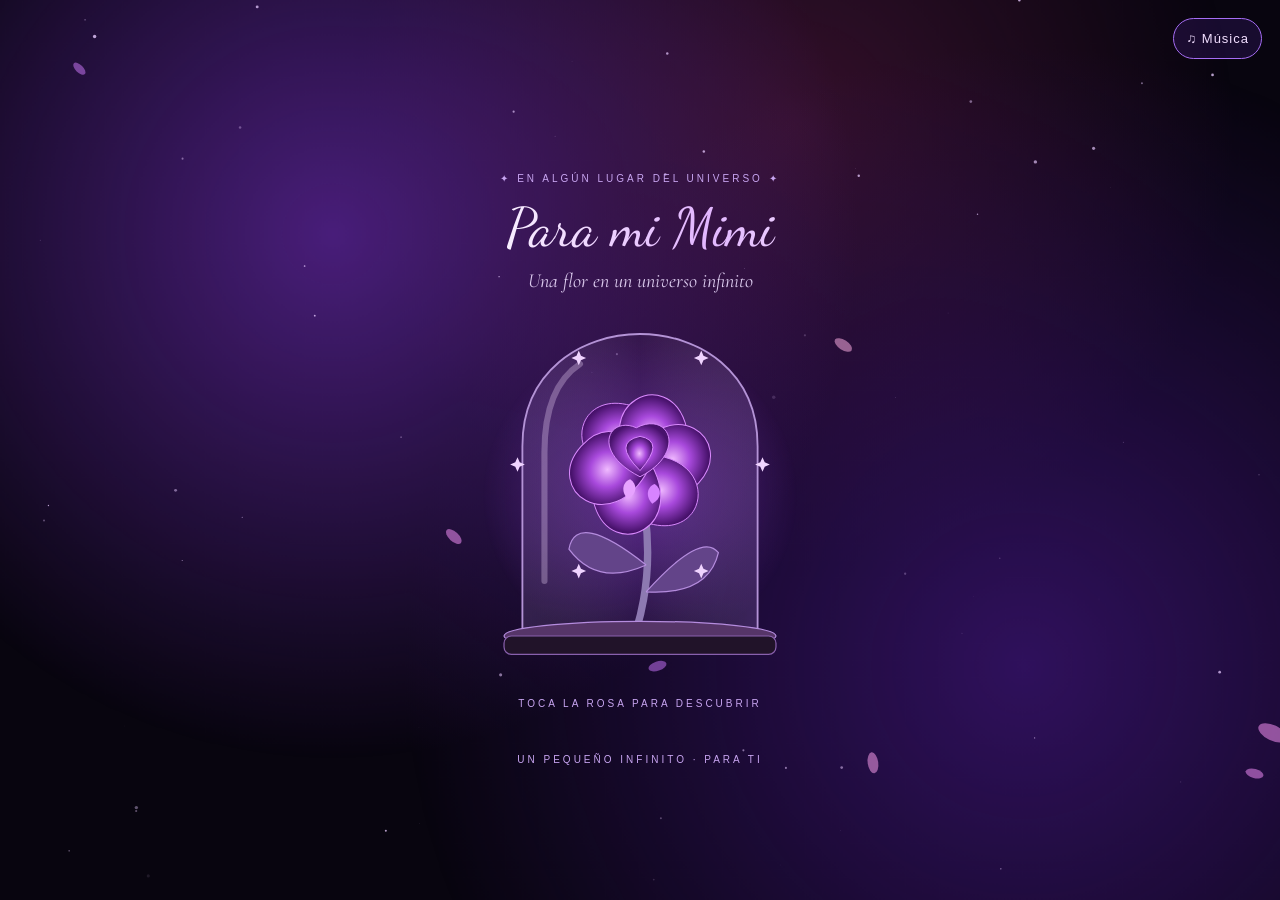
<file: index.html>
<!doctype html>
<html lang="es">
  <head>
    <meta charset="utf-8" />
    <meta name="viewport" content="width=device-width, initial-scale=1, viewport-fit=cover" />
    <meta name="description" content="Para mi Mimi 💜 — Una flor en un universo infinito" />
    <title>Para mi Mimi 💜</title>
    <link
      href="https://fonts.googleapis.com/css2?family=Cormorant+Garamond:ital,wght@0,400;1,400&family=Dancing+Script:wght@400;600&display=swap"
      rel="stylesheet"
    />
    <link rel="stylesheet" href="css/styles.css" />
  </head>
  <body data-mode="rosa">
    <div class="aurora"></div>
    <canvas id="stars" aria-hidden="true"></canvas>
    <button id="sound" aria-label="Activar música" aria-pressed="false">♫ Música</button>

    <main>
      <small>✦ EN ALGÚN LUGAR DEL UNIVERSO ✦</small>

      <section id="cover">
        <h1>Para mi Mimi</h1>
        <p class="sub">Una flor en un universo infinito</p>
        <button class="art" id="heart" aria-label="Abrir carta">
          <svg viewBox="0 0 320 330" aria-hidden="true">
            <defs>
              <linearGradient id="glass" x2="1" y2="0">
                <stop stop-color="#ae86d7" stop-opacity=".18" />
                <stop offset=".5" stop-color="#f1dcff" stop-opacity=".025" />
                <stop offset="1" stop-color="#b78be8" stop-opacity=".2" />
              </linearGradient>
              <radialGradient id="petal">
                <stop stop-color="#f0baff" />
                <stop offset=".48" stop-color="#a849dc" />
                <stop offset="1" stop-color="#48126c" />
              </radialGradient>
            </defs>
            <g class="dome">
              <path
                d="M64 280V125C64 3 256 3 256 125V280Z"
                fill="url(#glass)"
                stroke="#b493d6"
                stroke-width="1.5"
              />
              <path
                d="M82 235V130Q82 77 111 58"
                fill="none"
                stroke="#f3ddff"
                stroke-width="5"
                opacity=".3"
                stroke-linecap="round"
              />
            </g>
            <path d="M157 275Q175 216 158 148" fill="none" stroke="#8d79b1" stroke-width="6" />
            <path
              d="M165 222Q108 177 102 209Q125 240 165 222M165 244Q210 194 224 212Q216 247 165 244"
              fill="#634489"
              stroke="#b58cde"
            />
            <g class="bloom" fill="url(#petal)" stroke="#db8aff" stroke-width=".8">
              <path
                transform="rotate(0 160 140)"
                d="M160 148C95 150 102 81 149 91C181 98 179 127 160 148Z"
              />
              <path
                transform="rotate(60 160 140)"
                d="M160 148C95 150 102 81 149 91C181 98 179 127 160 148Z"
              />
              <path
                transform="rotate(120 160 140)"
                d="M160 148C95 150 102 81 149 91C181 98 179 127 160 148Z"
              />
              <path
                transform="rotate(180 160 140)"
                d="M160 148C95 150 102 81 149 91C181 98 179 127 160 148Z"
              />
              <path
                transform="rotate(240 160 140)"
                d="M160 148C95 150 102 81 149 91C181 98 179 127 160 148Z"
              />
              <path
                transform="rotate(300 160 140)"
                d="M160 148C95 150 102 81 149 91C181 98 179 127 160 148Z"
              />
              <path d="M160 150C119 129 135 100 157 110C184 96 199 130 160 150Z" />
              <path d="M160 145Q137 122 160 117Q181 121 160 145" />
            </g>
            <path class="fp" d="M170 172c-6-6-4-14 2-16 6 4 6 12-2 16z" fill="#d783ff" />
            <path class="fp" d="M150 168c-6-6-4-14 2-16 6 4 6 12-2 16z" fill="#e7a3ff" />
            <g class="ring">
              <path
                d="M0-6L1.8-1.8 6 0 1.8 1.8 0 6-1.8 1.8-6 0-1.8-1.8Z"
                fill="#f0d4ff"
                class="sp"
                transform="translate(260 140)"
              />
              <path
                d="M0-6L1.8-1.8 6 0 1.8 1.8 0 6-1.8 1.8-6 0-1.8-1.8Z"
                fill="#f0d4ff"
                class="sp"
                transform="translate(210 227)"
              />
              <path
                d="M0-6L1.8-1.8 6 0 1.8 1.8 0 6-1.8 1.8-6 0-1.8-1.8Z"
                fill="#f0d4ff"
                class="sp"
                transform="translate(110 227)"
              />
              <path
                d="M0-6L1.8-1.8 6 0 1.8 1.8 0 6-1.8 1.8-6 0-1.8-1.8Z"
                fill="#f0d4ff"
                class="sp"
                transform="translate(60 140)"
              />
              <path
                d="M0-6L1.8-1.8 6 0 1.8 1.8 0 6-1.8 1.8-6 0-1.8-1.8Z"
                fill="#f0d4ff"
                class="sp"
                transform="translate(110 53)"
              />
              <path
                d="M0-6L1.8-1.8 6 0 1.8 1.8 0 6-1.8 1.8-6 0-1.8-1.8Z"
                fill="#f0d4ff"
                class="sp"
                transform="translate(210 53)"
              />
            </g>
            <ellipse cx="160" cy="280" rx="111" ry="12" fill="#563568" stroke="#b58cde" />
            <rect
              x="49"
              y="280"
              width="222"
              height="15"
              rx="6"
              fill="#211329"
              stroke="#8960ad"
            />
          </svg>
        </button>
        <p class="hint">TOCA LA ROSA PARA DESCUBRIR</p>
      </section>

      <section id="letter" hidden>
        <div class="tiny">♡</div>
        <h1>Para mi Mimi 💜</h1>

        <figure class="photo-card" id="photo-card" title="Toca para soltar pétalos 💜">
          <img src="img/foto.png" alt="Nosotros juntos 💜" loading="eager" />
          <figcaption class="photo-caption">Tú y yo 💜</figcaption>
        </figure>

        <div id="message" aria-live="polite"></div>

        <div id="finale" hidden>
          <div class="flowers" aria-hidden="true">✿ ❀ ✿</div>
          <svg
            id="constellation"
            viewBox="0 0 280 230"
            role="img"
            aria-label="Corazón formado por estrellas"
          ></svg>
          <p class="signature">
            De todas las casualidades que pudieron pasar en este universo infinito mi favorita
            siempre será haber coincidido contigo
          </p>
          <p>Te quiero y te amo muchísimo mi Mimi 💜</p>
          <button id="back">Volver al inicio</button>
        </div>
      </section>

      <footer>UN PEQUEÑO INFINITO · PARA TI</footer>
    </main>

    <script src="js/script.js"></script>
  </body>
</html>
</file>
<file: css/styles.css>
:root {
  --bg: #08050f;
  --tx: #f7eeff;
  --soft: #dccbee;
  --acc: #c8a5f1;
  color-scheme: dark;
  box-sizing: border-box;
  padding-top: env(safe-area-inset-top, 0px);
  padding-bottom: env(safe-area-inset-bottom, 0px);
}

html {
  scroll-padding-top: env(safe-area-inset-top, 0px);
}

* {
  box-sizing: border-box;
  margin: 0;
  -webkit-tap-highlight-color: transparent;
}

body {
  background: var(--bg);
  color: var(--tx);
  font-family: 'Cormorant Garamond', Georgia, serif;
  min-height: 100svh;
  display: grid;
  place-items: center;
  text-align: center;
  overflow-x: hidden;
}

/* Fondo de aurora y estrellas */
.aurora {
  position: fixed;
  inset: -10%;
  z-index: 0;
  will-change: transform;
  background:
    radial-gradient(circle at 30% 30%, #6a2bb0aa, transparent 40%),
    radial-gradient(circle at 75% 70%, #3a1470cc, transparent 45%),
    radial-gradient(circle at 60% 20%, #b0307a44, transparent 35%);
  animation: drift 18s ease-in-out infinite alternate;
}

canvas {
  position: fixed;
  inset: 0;
  width: 100%;
  height: 100%;
  pointer-events: none;
  z-index: 0;
}

main {
  position: relative;
  z-index: 1;
  width: min(92%, 440px);
  padding: 76px 24px 44px;
}

small,
footer,
.hint {
  font: 10px Arial, sans-serif;
  letter-spacing: 3px;
  color: var(--acc);
}

small {
  animation: appear 1.6s 0.2s both;
}

footer {
  margin-top: 45px;
}

.hint {
  animation: blink 2.6s ease-in-out infinite;
}

h1 {
  font: 400 clamp(40px, 11vw, 54px) / 1.15 'Dancing Script', cursive;
  background: linear-gradient(90deg, #fff, #e2b6ff, #fff, #e2b6ff);
  background-size: 200% 100%;
  -webkit-background-clip: text;
  background-clip: text;
  color: transparent;
  animation: shine 6s linear infinite;
  margin: 10px 0;
}

.sub {
  font-size: 20px;
  font-style: italic;
  color: var(--soft);
  animation: appear 1.6s 0.6s both;
}

/* Botones */
button {
  cursor: pointer;
  color: #f2dfff;
  background: #7c3aed25;
  border: 1px solid #a66df4;
  border-radius: 30px;
  padding: 14px 24px;
  font: 13px Arial, sans-serif;
  letter-spacing: 1px;
  transition: background 0.3s, transform 0.3s;
}

button:hover {
  background: #7c3aed55;
  transform: translateY(-2px);
}

#sound {
  position: fixed;
  right: 18px;
  top: calc(18px + env(safe-area-inset-top, 0px));
  z-index: 3;
  padding: 12px;
}

/* Ilustración de la rosa encantada */
.art {
  position: relative;
  isolation: isolate;
  display: block;
  width: 100%;
  padding: 0;
  border: 0;
  background: none;
  overflow: visible;
  animation: float 6s ease-in-out infinite, appear 1.6s 0.4s both;
}

.art:hover {
  background: none;
  transform: none;
}

.art svg {
  display: block;
  width: 100%;
  height: auto;
  max-height: 52svh;
  overflow: visible;
  transition: opacity 1s;
}

.art::before {
  content: '';
  position: absolute;
  inset: 6% 8%;
  border-radius: 50%;
  background: radial-gradient(circle, #9a45e777, transparent 65%);
  z-index: -1;
}

.art:focus-visible {
  outline: 2px solid #d8a3ff;
  border-radius: 20px;
}

/* Carta y mensaje */
#letter:not([hidden]) {
  animation: appear 1s ease;
}

.tiny {
  font-size: 60px;
  color: #dbabff;
  text-shadow: 0 0 30px #a855f7;
  animation: beat 1.6s ease-in-out infinite;
}

/* Marco romántico para la foto */
.photo-card {
  position: relative;
  margin: 22px auto 28px;
  padding: 12px 12px 16px;
  max-width: 340px;
  background: linear-gradient(145deg, rgba(168, 85, 247, 0.16), rgba(33, 19, 41, 0.75));
  border: 1px solid rgba(216, 163, 255, 0.45);
  border-radius: 22px;
  box-shadow:
    0 12px 35px rgba(0, 0, 0, 0.55),
    0 0 28px rgba(168, 85, 247, 0.28),
    inset 0 0 18px rgba(240, 186, 255, 0.12);
  backdrop-filter: blur(8px);
  animation: appear 1.4s 0.3s both, float 6s ease-in-out infinite;
  cursor: pointer;
}

.photo-card::before {
  content: '✦';
  position: absolute;
  top: -11px;
  left: 50%;
  transform: translateX(-50%);
  background: #170d26;
  color: #e5c1ff;
  border: 1px solid rgba(216, 163, 255, 0.5);
  border-radius: 50%;
  width: 24px;
  height: 24px;
  line-height: 22px;
  font-size: 12px;
  box-shadow: 0 0 12px #a855f7;
}

.photo-card img {
  display: block;
  width: 100%;
  height: auto;
  border-radius: 14px;
  border: 1px solid rgba(242, 223, 255, 0.25);
  box-shadow: 0 4px 18px rgba(0, 0, 0, 0.4);
  transition: transform 0.4s ease, filter 0.4s ease;
}

.photo-card:hover img {
  transform: scale(1.015);
  filter: brightness(1.06);
}

.photo-caption {
  margin-top: 12px;
  font-family: 'Dancing Script', cursive;
  font-size: 24px;
  color: #f0d9ff;
  text-shadow: 0 0 14px rgba(168, 85, 247, 0.7);
}

#message {
  margin-top: 14px;
}

#message p {
  font-size: 21px;
  line-height: 1.7;
  color: var(--soft);
  text-align: left;
  margin: 0 0 22px;
}

.w {
  display: inline-block;
  opacity: 0;
  transform: translateY(8px);
  animation: wordin 0.7s ease forwards;
}

/* Sección final y constelación */
#finale {
  margin-top: 36px;
}

#finale p {
  font-size: 20px;
  line-height: 1.7;
  color: var(--soft);
  animation: appear 2s both;
}

#finale .signature {
  font-style: italic;
  color: #ecd0ff;
  margin-top: 10px;
}

#finale button {
  margin-top: 18px;
  animation: appear 2s 1s both;
}

.flowers {
  font-size: 42px;
  color: #d8a3ff;
  letter-spacing: 12px;
  text-shadow: 0 0 20px #a855f7;
  animation: sway 4s ease-in-out infinite;
}

#constellation {
  width: 100%;
  max-width: 300px;
  overflow: visible;
  animation: beat 1.8s ease-in-out 4s infinite;
}

#constellation circle {
  fill: #eac9ff;
  animation: gather 2.8s cubic-bezier(0.2, 0.7, 0.2, 1) both;
  animation-delay: var(--delay);
}

#constellation circle:nth-child(4n) {
  animation:
    gather 2.8s cubic-bezier(0.2, 0.7, 0.2, 1) both,
    tw 3s ease-in-out infinite;
  animation-delay: var(--delay), calc(3s + var(--delay) * 4);
}

#constellation .ln {
  fill: none;
  stroke: #d9a8ff88;
  stroke-width: 1;
  stroke-dasharray: 1;
  stroke-dashoffset: 1;
  animation: draw 3.5s 2.2s ease forwards;
}

/* Elementos animados del SVG */
.ring {
  transform-origin: 160px 140px;
  animation: spin 26s linear infinite;
}

.sp {
  animation: tw 2.4s ease-in-out infinite;
}

.sp:nth-child(2n) {
  animation-delay: 0.8s;
}

.sp:nth-child(3n) {
  animation-delay: 1.5s;
}

.fp {
  transform-box: fill-box;
  transform-origin: center;
  animation: fall 7s ease-in infinite;
}

.fp + .fp {
  animation-delay: 3.5s;
}

.bloom {
  transform-origin: 160px 140px;
  animation: pulse 4s ease-in-out infinite;
}

.flap {
  transform-origin: 160px 112px;
  transition: transform 0.8s;
}

.paper {
  transition: transform 0.8s;
}

.seal {
  transform-box: fill-box;
  transform-origin: center;
  transition: opacity 0.35s;
  animation: glow 2.4s ease-in-out infinite;
}

.opening .flap {
  transform: scaleY(-1);
}

.opening .paper {
  transform: translateY(-65px);
}

.opening .seal {
  opacity: 0;
}

.opening .bloom {
  animation: none;
  transform: scale(1.25);
  filter: brightness(1.5) drop-shadow(0 0 18px #e3a5ff);
  transition: all 1s 0.6s;
}

.opening .ring {
  animation-duration: 2s;
}

.opening svg {
  opacity: 1;
}

.dome {
  transform-box: fill-box;
  transform-origin: 50% 100%;
  transition: transform 1.4s cubic-bezier(0.45, 0, 0.2, 1), opacity 1.2s ease 0.2s;
}

.opening .dome {
  transform: translateY(-170px) rotate(-7deg);
  opacity: 0;
}

.opening .fp {
  animation-play-state: paused;
}

/* Animaciones */
@keyframes drift {
  to {
    transform: translate(3%, 2%) scale(1.06);
  }
}

@keyframes float {
  50% {
    transform: translateY(-9px);
  }
}

@keyframes pulse {
  50% {
    transform: scale(1.07);
  }
}

@keyframes beat {
  0%,
  100% {
    transform: scale(1);
  }
  15% {
    transform: scale(1.08);
  }
  30% {
    transform: scale(1);
  }
  45% {
    transform: scale(1.05);
  }
}

@keyframes appear {
  from {
    opacity: 0;
    transform: translateY(15px);
  }
  to {
    opacity: 1;
    transform: none;
  }
}

@keyframes blink {
  50% {
    opacity: 0.35;
  }
}

@keyframes shine {
  to {
    background-position: -200% 0;
  }
}

@keyframes wordin {
  to {
    opacity: 1;
    transform: none;
  }
}

@keyframes spin {
  to {
    transform: rotate(360deg);
  }
}

@keyframes tw {
  50% {
    opacity: 0.25;
  }
}

@keyframes sway {
  50% {
    transform: translateY(-5px);
  }
}

@keyframes glow {
  50% {
    transform: scale(0.95);
  }
}

@keyframes fall {
  0% {
    transform: translate(0, 0) rotate(0);
    opacity: 0;
  }
  15% {
    opacity: 1;
  }
  100% {
    transform: translate(-34px, 125px) rotate(220deg);
    opacity: 0;
  }
}

@keyframes gather {
  from {
    transform: translate(var(--dx), var(--dy));
    opacity: 0.1;
  }
  to {
    transform: none;
    opacity: 1;
  }
}

@keyframes draw {
  to {
    stroke-dashoffset: 0;
  }
}

/* Accesibilidad y diseño adaptable */
@media (prefers-reduced-motion: reduce) {
  * {
    animation: none !important;
    transition: none !important;
  }
  .w {
    opacity: 1;
    filter: none;
    transform: none;
  }
  #constellation .ln {
    stroke-dashoffset: 0;
  }
}

@media (max-width: 480px) {
  main {
    padding: 64px 18px 36px;
  }
  #message p {
    font-size: 19px;
  }
  #finale p {
    font-size: 18px;
  }
  .tiny {
    font-size: 48px;
  }
  #sound {
    padding: 10px;
    font-size: 12px;
  }
  .photo-card {
    padding: 10px 10px 14px;
  }
  .photo-caption {
    font-size: 21px;
  }
}

@media (max-height: 620px) {
  .art svg {
    max-height: 42svh;
  }
}

@media (hover: none) {
  h1 {
    animation: none;
    background-position: 0 0;
  }
}
</file>
